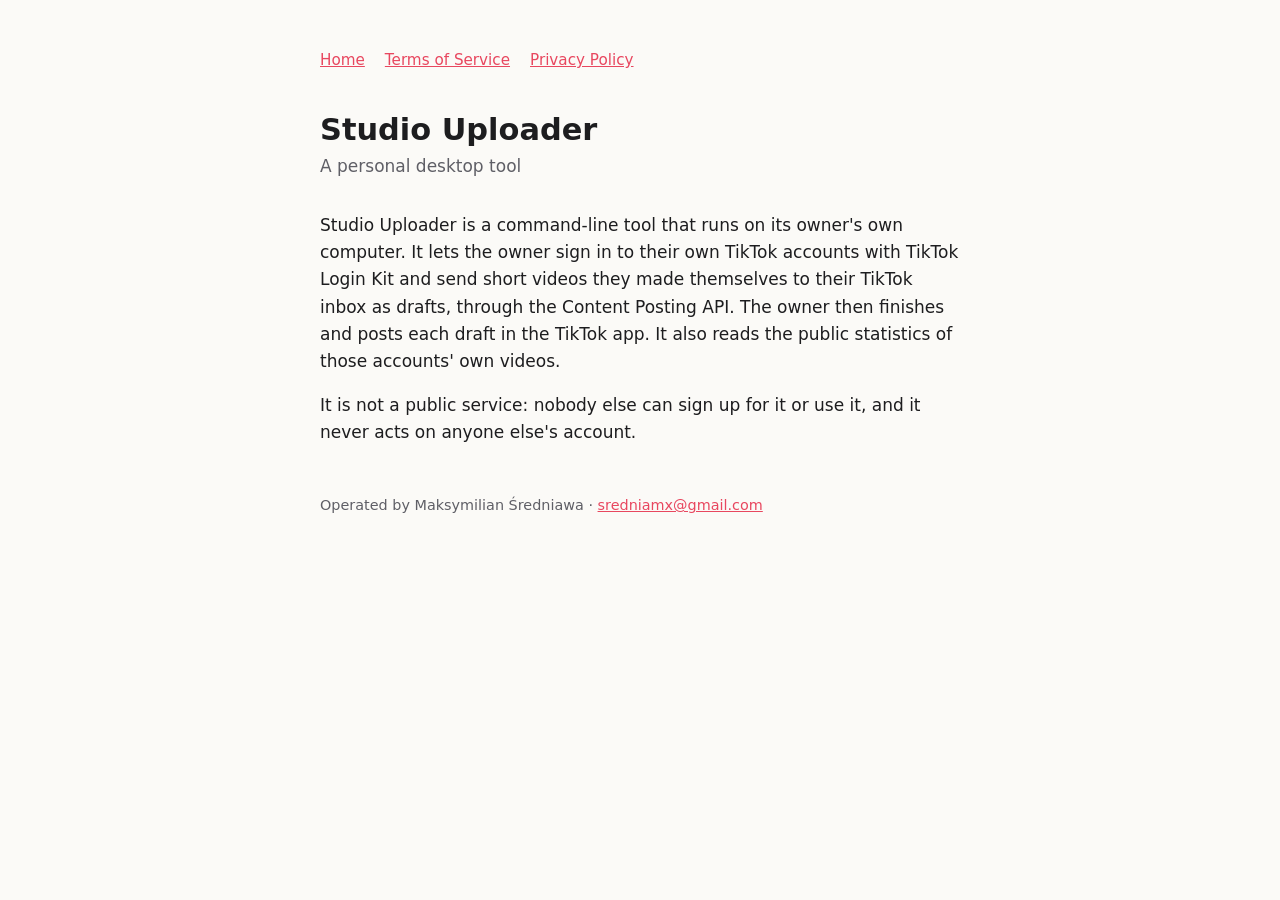
<file: index.html>
<!doctype html>
<html lang="en">
<head>
<meta charset="utf-8">
<meta name="viewport" content="width=device-width, initial-scale=1">
<title>Studio Uploader</title>
<link rel="stylesheet" href="style.css">
</head>
<body>
<main>
<nav><a href="./">Home</a><a href="terms.html">Terms of Service</a><a href="privacy.html">Privacy Policy</a></nav>
<h1>Studio Uploader</h1>
<p class="meta">A personal desktop tool</p>
<p>Studio Uploader is a command-line tool that runs on its owner's own computer. It lets the owner sign in to their own TikTok accounts with TikTok Login Kit and send short videos they made themselves to their TikTok inbox as drafts, through the Content Posting API. The owner then finishes and posts each draft in the TikTok app. It also reads the public statistics of those accounts' own videos.</p>
<p>It is not a public service: nobody else can sign up for it or use it, and it never acts on anyone else's account.</p>
<footer>Operated by Maksymilian Średniawa · <a href="mailto:sredniamx@gmail.com">sredniamx@gmail.com</a></footer>
</main>
</body>
</html>
</file>
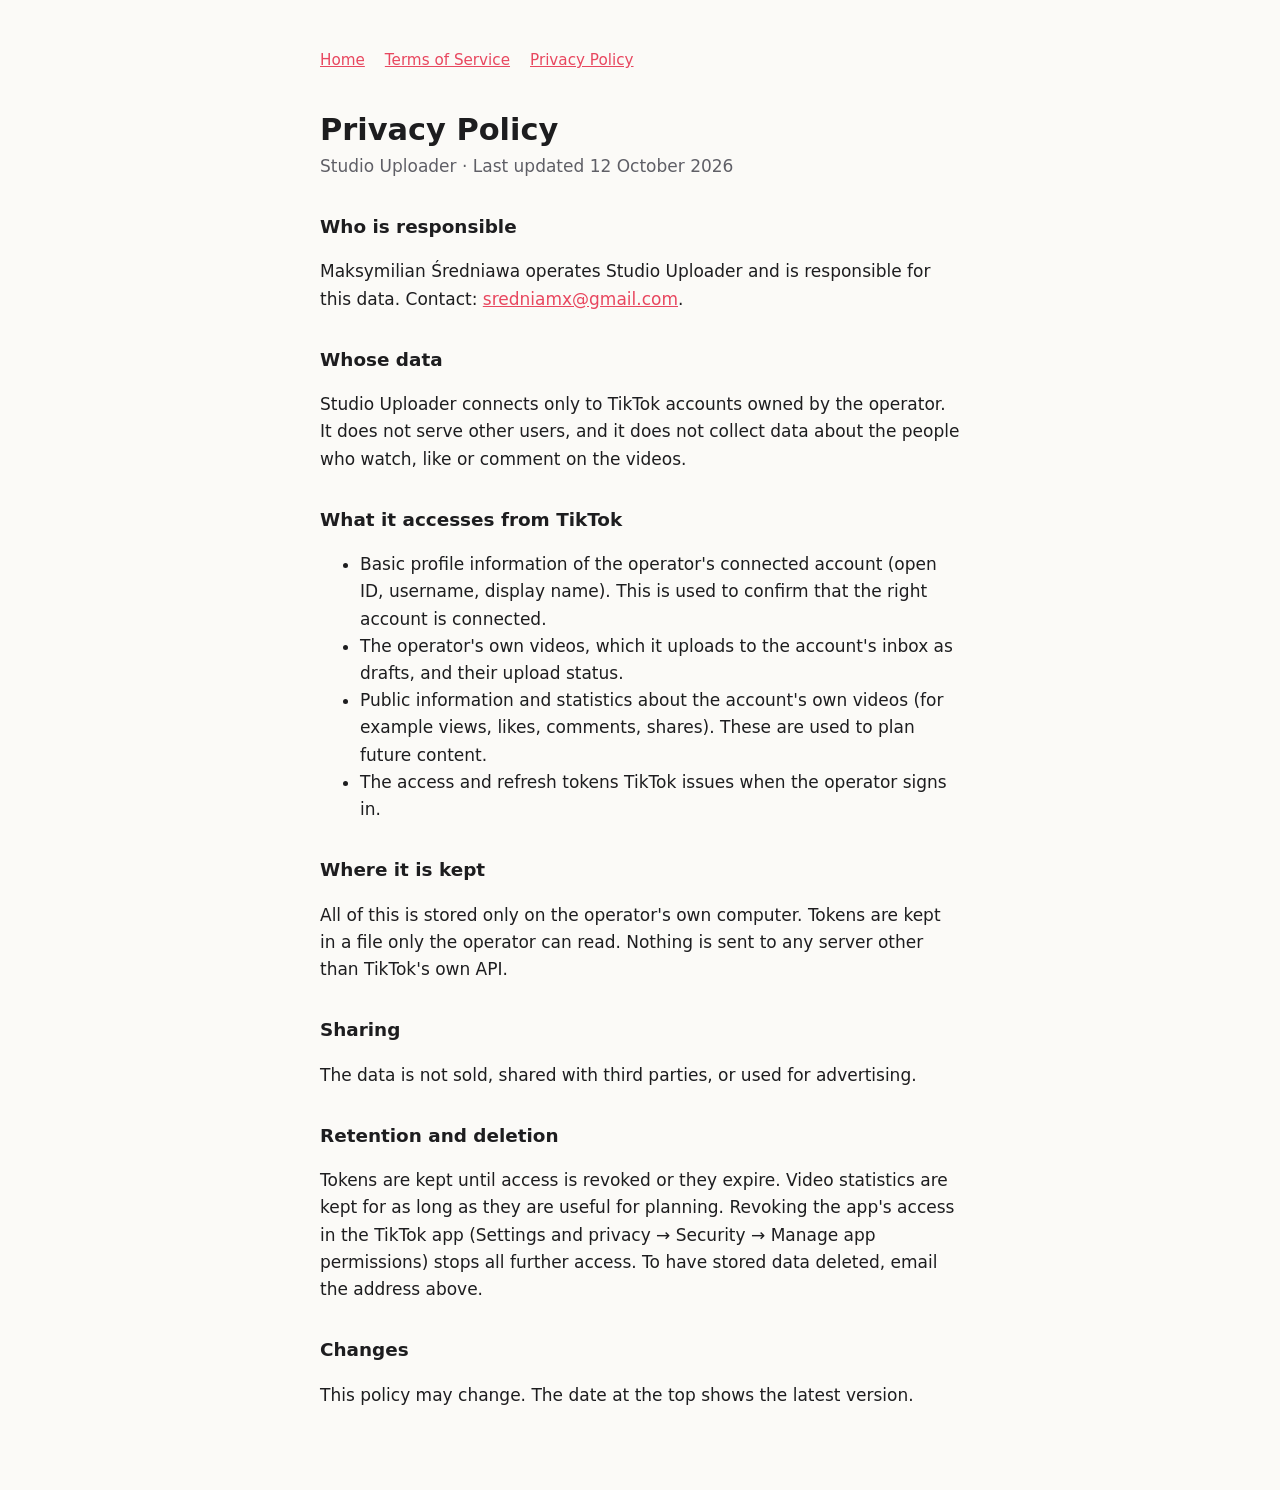
<file: privacy.html>
<!doctype html>
<html lang="en">
<head>
<meta charset="utf-8">
<meta name="viewport" content="width=device-width, initial-scale=1">
<title>Privacy Policy · Studio Uploader</title>
<link rel="stylesheet" href="style.css">
</head>
<body>
<main>
<nav><a href="./">Home</a><a href="terms.html">Terms of Service</a><a href="privacy.html">Privacy Policy</a></nav>
<h1>Privacy Policy</h1>
<p class="meta">Studio Uploader · Last updated 12 October 2026</p>

<h2>Who is responsible</h2>
<p>Maksymilian Średniawa operates Studio Uploader and is responsible for this data. Contact: <a href="mailto:sredniamx@gmail.com">sredniamx@gmail.com</a>.</p>

<h2>Whose data</h2>
<p>Studio Uploader connects only to TikTok accounts owned by the operator. It does not serve other users, and it does not collect data about the people who watch, like or comment on the videos.</p>

<h2>What it accesses from TikTok</h2>
<ul>
<li>Basic profile information of the operator's connected account (open ID, username, display name). This is used to confirm that the right account is connected.</li>
<li>The operator's own videos, which it uploads to the account's inbox as drafts, and their upload status.</li>
<li>Public information and statistics about the account's own videos (for example views, likes, comments, shares). These are used to plan future content.</li>
<li>The access and refresh tokens TikTok issues when the operator signs in.</li>
</ul>

<h2>Where it is kept</h2>
<p>All of this is stored only on the operator's own computer. Tokens are kept in a file only the operator can read. Nothing is sent to any server other than TikTok's own API.</p>

<h2>Sharing</h2>
<p>The data is not sold, shared with third parties, or used for advertising.</p>

<h2>Retention and deletion</h2>
<p>Tokens are kept until access is revoked or they expire. Video statistics are kept for as long as they are useful for planning. Revoking the app's access in the TikTok app (Settings and privacy → Security → Manage app permissions) stops all further access. To have stored data deleted, email the address above.</p>

<h2>Changes</h2>
<p>This policy may change. The date at the top shows the latest version.</p>
</main>
</body>
</html>
</file>
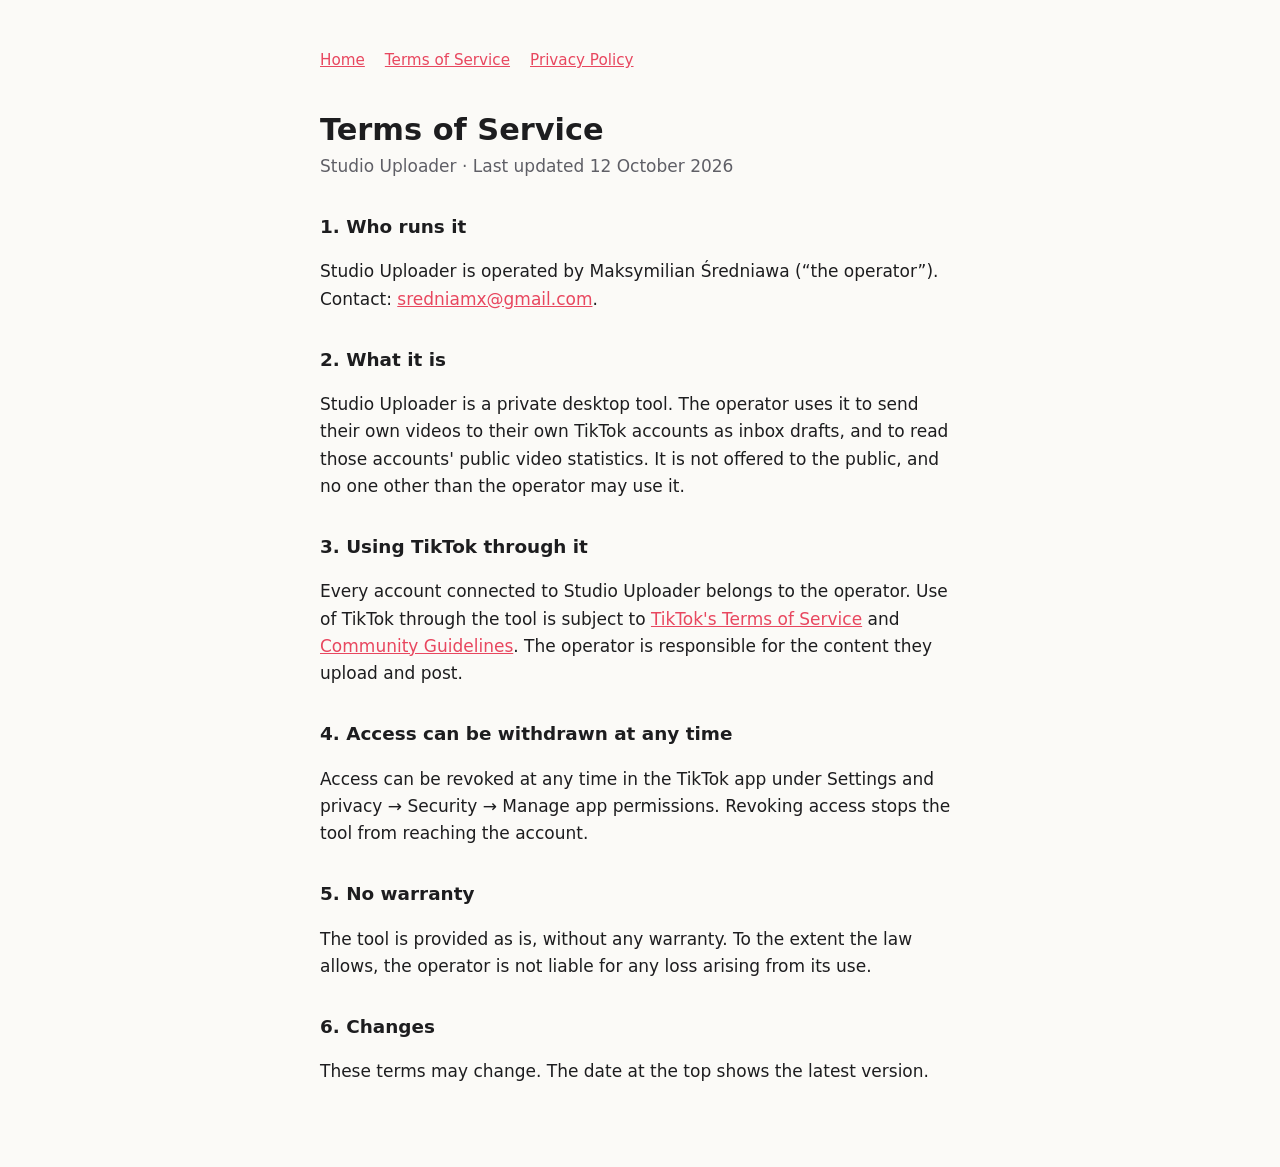
<file: terms.html>
<!doctype html>
<html lang="en">
<head>
<meta charset="utf-8">
<meta name="viewport" content="width=device-width, initial-scale=1">
<title>Terms of Service · Studio Uploader</title>
<link rel="stylesheet" href="style.css">
</head>
<body>
<main>
<nav><a href="./">Home</a><a href="terms.html">Terms of Service</a><a href="privacy.html">Privacy Policy</a></nav>
<h1>Terms of Service</h1>
<p class="meta">Studio Uploader · Last updated 12 October 2026</p>

<h2>1. Who runs it</h2>
<p>Studio Uploader is operated by Maksymilian Średniawa (“the operator”). Contact: <a href="mailto:sredniamx@gmail.com">sredniamx@gmail.com</a>.</p>

<h2>2. What it is</h2>
<p>Studio Uploader is a private desktop tool. The operator uses it to send their own videos to their own TikTok accounts as inbox drafts, and to read those accounts' public video statistics. It is not offered to the public, and no one other than the operator may use it.</p>

<h2>3. Using TikTok through it</h2>
<p>Every account connected to Studio Uploader belongs to the operator. Use of TikTok through the tool is subject to <a href="https://www.tiktok.com/legal/terms-of-service">TikTok's Terms of Service</a> and <a href="https://www.tiktok.com/community-guidelines">Community Guidelines</a>. The operator is responsible for the content they upload and post.</p>

<h2>4. Access can be withdrawn at any time</h2>
<p>Access can be revoked at any time in the TikTok app under Settings and privacy → Security → Manage app permissions. Revoking access stops the tool from reaching the account.</p>

<h2>5. No warranty</h2>
<p>The tool is provided as is, without any warranty. To the extent the law allows, the operator is not liable for any loss arising from its use.</p>

<h2>6. Changes</h2>
<p>These terms may change. The date at the top shows the latest version.</p>
</main>
</body>
</html>
</file>
<file: style.css>
:root { --bg: #fbfaf7; --fg: #1d1d1f; --muted: #5f5f66; --accent: #e8475f; }
@media (prefers-color-scheme: dark) { :root { --bg: #151517; --fg: #ececf0; --muted: #a1a1aa; --accent: #ff6b81; } }
* { box-sizing: border-box; }
body { margin: 0; background: var(--bg); color: var(--fg); font: 17px/1.6 system-ui, -apple-system, "Segoe UI", sans-serif; }
main { max-width: 42rem; margin: 0 auto; padding: 3rem 1rem 4rem; }
h1 { font-size: 1.9rem; line-height: 1.2; margin: 0 0 .25rem; }
h2 { font-size: 1.15rem; margin: 2rem 0 .5rem; }
p, li { color: var(--fg); }
.meta { color: var(--muted); margin: 0 0 2rem; }
a { color: var(--accent); }
nav { display: flex; gap: 1.25rem; margin-bottom: 2.5rem; font-size: .95rem; }
footer { margin-top: 3rem; color: var(--muted); font-size: .9rem; }
</file>
